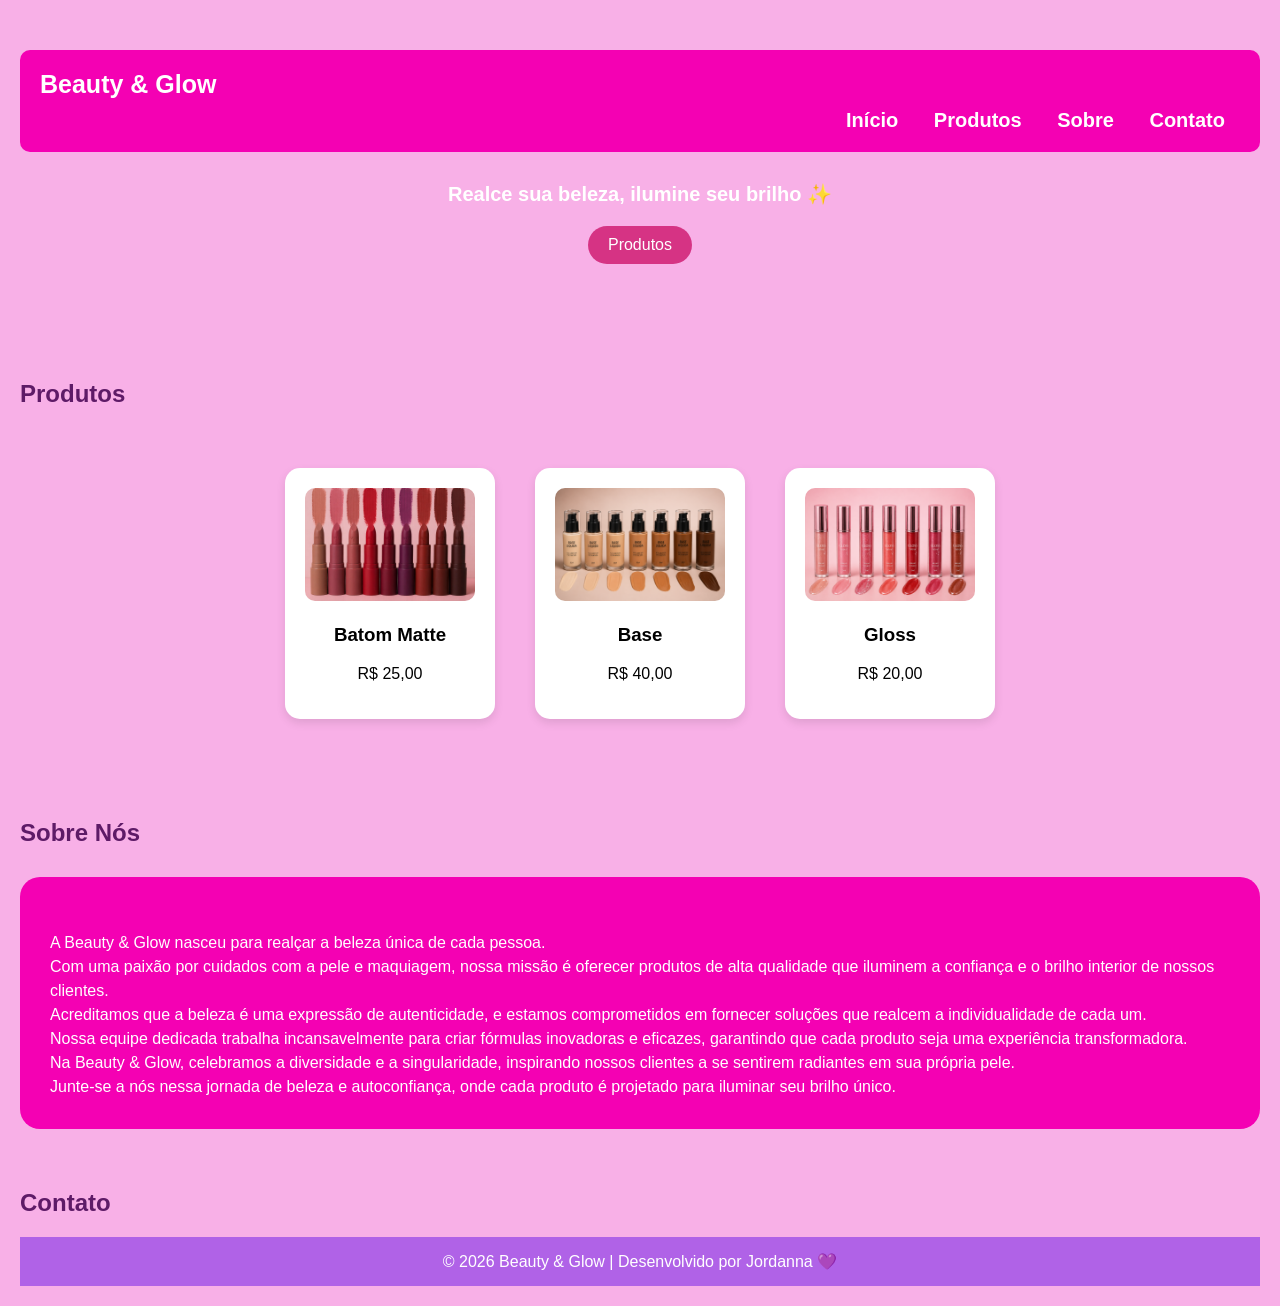
<file: index.html>
<!doctype html>
<html lang="pt-br">

  <head>
    <meta charset="UTF-8" />
    <meta name="viewport" content="width=device-width, initial-scale=1.0" />
    <title>Beauty & Glow</title>
    <link rel="icon" href="./assets/b&g.png" />
    <link rel="stylesheet" href="style.css" />

    
  </head>

  <body>

    <h1 class="titulo-principal">Beauty & Glow

       <nav class="menu">
      <a href="#inicio">Início</a>
      <a href="#produtos">Produtos</a>
      <a href="#sobrenos">Sobre</a>
      <a href="#contato">Contato</a>
    </nav>

    </h1>
    <h2 class="subtitulo">
     Realce sua beleza, ilumine seu brilho ✨
     
      </section>
      <section id="botao-produtos">

    </h2>
     <a href="#produtos" class="botao-produtos">Produtos</a>


    <br />

    <br />


    <h2 id="produtos">Produtos</h2>
   <div class="produtos-container">

    <div class="produto">
        <img src="./assets/batom2.png">
        <h3>Batom Matte</h3>
        <p>R$ 25,00</p>
    </div>

    <div class="produto">
        <img src="./assets/base.png">
        <h3>Base</h3>
        <p>R$ 40,00</p>
    </div>

    <div class="produto">
        <img src="./assets/glos.png">
        <h3>Gloss</h3>
        <p>R$ 20,00</p>
    </div>

</div>


    </ul>

    <h2 id="sobrenos">Sobre Nós</h2>
    <ol class="sobrenos">
      <br>A Beauty & Glow nasceu para realçar a beleza única de cada pessoa.</br>
      Com uma paixão por cuidados com a pele e maquiagem, nossa missão é oferecer produtos de alta qualidade que iluminem a confiança e o brilho interior de nossos clientes. 
      <br>Acreditamos que a beleza é uma expressão de autenticidade, e estamos comprometidos em fornecer soluções que realcem a individualidade de cada um.</br> 
      Nossa equipe dedicada trabalha incansavelmente para criar fórmulas inovadoras e eficazes, garantindo que cada produto seja uma experiência transformadora. 
      <br>Na Beauty & Glow, celebramos a diversidade e a singularidade, inspirando nossos clientes a se sentirem radiantes em sua própria pele. 
      <br> Junte-se a nós nessa jornada de beleza e autoconfiança, onde cada produto é projetado para iluminar seu brilho único.</br>
    </ol>

    <h2 id="contato">Contato</h2>
      <footer>
    <p>© 2026 Beauty & Glow | Desenvolvido por Jordanna 💜</p>
</footer>
    </ol>
</file>
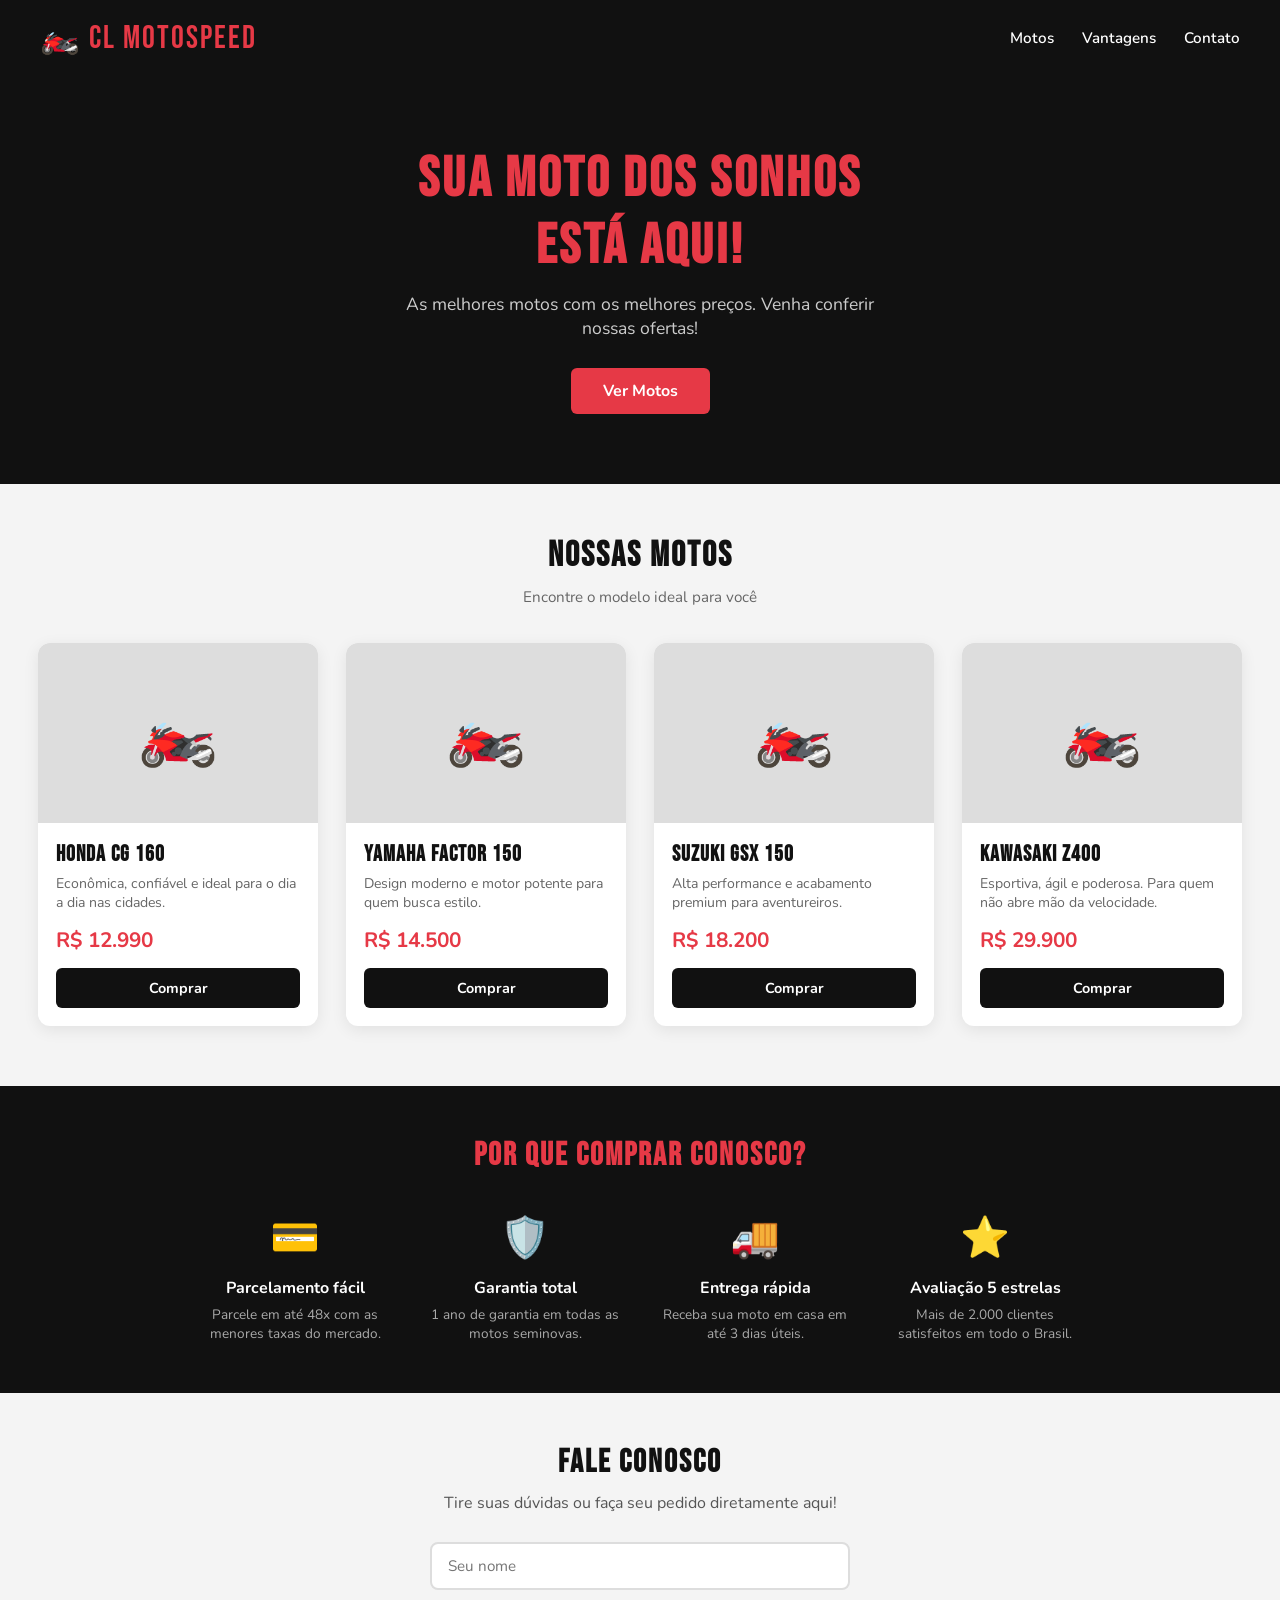
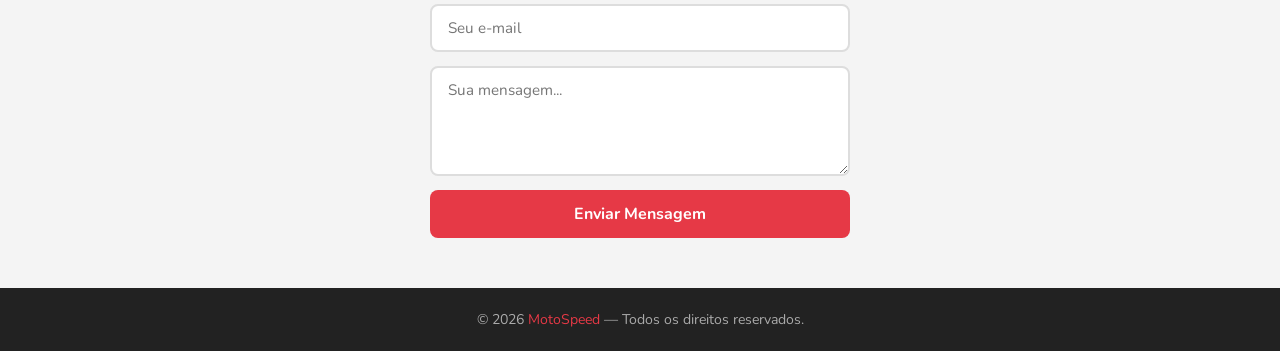
<file: CL MotosSpeed.html>
<!DOCTYPE html>

<html lang="pt-BR">
<head>
  <meta charset="UTF-8" />
  <meta name="viewport" content="width=device-width, initial-scale=1.0"/>
  <title>CL MotoSpeed - Vendas de Motos</title>
  <link href="https://fonts.googleapis.com/css2?family=Bebas+Neue&family=Nunito:wght@400;600;700&display=swap" rel="stylesheet"/>
  <style>
    * { margin: 0; padding: 0; box-sizing: border-box; }


:root {
  --vermelho: #e63946;
  --preto: #111111;
  --cinza: #222222;
  --cinza-claro: #f4f4f4;
  --branco: #ffffff;
}

body {
  font-family: 'Nunito', sans-serif;
  background: var(--cinza-claro);
  color: var(--preto);
}

header {
  background: var(--preto);
  color: var(--branco);
  padding: 18px 40px;
  display: flex;
  justify-content: space-between;
  align-items: center;
}

header .logo {
  font-family: 'Bebas Neue', sans-serif;
  font-size: 2rem;
  letter-spacing: 2px;
  color: var(--vermelho);
}

header nav a {
  color: var(--branco);
  text-decoration: none;
  margin-left: 24px;
  font-weight: 600;
  font-size: 0.95rem;
  transition: color 0.2s;
}

header nav a:hover { color: var(--vermelho); }

.hero {
  background: var(--preto);
  color: var(--branco);
  text-align: center;
  padding: 70px 20px;
}

.hero h1 {
  font-family: 'Bebas Neue', sans-serif;
  font-size: 3.5rem;
  letter-spacing: 3px;
  color: var(--vermelho);
  margin-bottom: 12px;
}

.hero p {
  font-size: 1.1rem;
  color: #cccccc;
  max-width: 500px;
  margin: 0 auto 28px;
}

.hero a {
  display: inline-block;
  background: var(--vermelho);
  color: var(--branco);
  padding: 12px 32px;
  border-radius: 6px;
  text-decoration: none;
  font-weight: 700;
  font-size: 1rem;
  transition: background 0.2s;
}

.hero a:hover { background: #c0303a; }

.section-title {
  text-align: center;
  font-family: 'Bebas Neue', sans-serif;
  font-size: 2.2rem;
  letter-spacing: 2px;
  padding: 50px 0 10px;
  color: var(--preto);
}

.section-sub {
  text-align: center;
  color: #666;
  margin-bottom: 36px;
  font-size: 0.95rem;
}

.cards {
  display: flex;
  flex-wrap: wrap;
  justify-content: center;
  gap: 28px;
  padding: 0 30px 60px;
}

.card {
  background: var(--branco);
  border-radius: 12px;
  width: 280px;
  box-shadow: 0 4px 16px rgba(0,0,0,0.08);
  overflow: hidden;
  transition: transform 0.2s, box-shadow 0.2s;
}

.card:hover {
  transform: translateY(-6px);
  box-shadow: 0 8px 24px rgba(0,0,0,0.14);
}

.card-img {
  width: 100%;
  height: 180px;
  object-fit: cover;
  background: #ddd;
  display: flex;
  align-items: center;
  justify-content: center;
  font-size: 4rem;
}

.card-body { padding: 18px; }

.card-body h3 {
  font-family: 'Bebas Neue', sans-serif;
  font-size: 1.4rem;
  letter-spacing: 1px;
  margin-bottom: 6px;
}

.card-body p {
  font-size: 0.88rem;
  color: #666;
  margin-bottom: 14px;
}

.card-preco {
  font-size: 1.3rem;
  font-weight: 700;
  color: var(--vermelho);
  margin-bottom: 14px;
}

.card-body a {
  display: block;
  text-align: center;
  background: var(--preto);
  color: var(--branco);
  padding: 10px;
  border-radius: 6px;
  text-decoration: none;
  font-weight: 700;
  font-size: 0.9rem;
  transition: background 0.2s;
}

.card-body a:hover { background: var(--vermelho); }

.por-que {
  background: var(--preto);
  color: var(--branco);
  padding: 50px 30px;
  text-align: center;
}

.por-que h2 {
  font-family: 'Bebas Neue', sans-serif;
  font-size: 2rem;
  letter-spacing: 2px;
  color: var(--vermelho);
  margin-bottom: 36px;
}

.beneficios {
  display: flex;
  flex-wrap: wrap;
  justify-content: center;
  gap: 30px;
}

.beneficio {
  width: 200px;
}

.beneficio .icone {
  font-size: 2.5rem;
  margin-bottom: 12px;
}

.beneficio h4 {
  font-size: 1rem;
  font-weight: 700;
  margin-bottom: 6px;
}

.beneficio p {
  font-size: 0.85rem;
  color: #aaa;
}

.contato {
  padding: 50px 30px;
  text-align: center;
}

.contato h2 {
  font-family: 'Bebas Neue', sans-serif;
  font-size: 2rem;
  letter-spacing: 2px;
  margin-bottom: 10px;
}

.contato p {
  color: #555;
  margin-bottom: 28px;
}

.contato form {
  max-width: 420px;
  margin: 0 auto;
  display: flex;
  flex-direction: column;
  gap: 14px;
}

.contato input,
.contato textarea {
  padding: 12px 16px;
  border: 2px solid #ddd;
  border-radius: 8px;
  font-family: 'Nunito', sans-serif;
  font-size: 0.95rem;
  outline: none;
  transition: border 0.2s;
}

.contato input:focus,
.contato textarea:focus {
  border-color: var(--vermelho);
}

.contato textarea { resize: vertical; height: 110px; }

.contato button {
  background: var(--vermelho);
  color: var(--branco);
  border: none;
  padding: 13px;
  border-radius: 8px;
  font-family: 'Nunito', sans-serif;
  font-size: 1rem;
  font-weight: 700;
  cursor: pointer;
  transition: background 0.2s;
}

.contato button:hover { background: #c0303a; }

footer {
  background: var(--cinza);
  color: #aaa;
  text-align: center;
  padding: 22px;
  font-size: 0.88rem;
}

footer span { color: var(--vermelho); }


  </style>
</head>
<body>


  <header>
    <div class="logo">🏍️ CL MotoSpeed</div>
    <nav>
      <a href="#motos">Motos</a>
      <a href="#vantagens">Vantagens</a>
      <a href="#contato">Contato</a>
    </nav>
  </header>

  <section class="hero">
    <h1>Sua Moto dos Sonhos<br>Está Aqui!</h1>
    <p>As melhores motos com os melhores preços. Venha conferir nossas ofertas!</p>
    <a href="#motos">Ver Motos</a>
  </section>

  <section id="motos">
    <h2 class="section-title">Nossas Motos</h2>
    <p class="section-sub">Encontre o modelo ideal para você</p>
    <div class="cards">


  <div class="card">
    <div class="card-img">🏍️</div>
    <div class="card-body">
      <h3>Honda CG 160</h3>
      <p>Econômica, confiável e ideal para o dia a dia nas cidades.</p>
      <div class="card-preco">R$ 12.990</div>
      <a href="#">Comprar</a>
    </div>
  </div>

  <div class="card">
    <div class="card-img">🏍️</div>
    <div class="card-body">
      <h3>Yamaha Factor 150</h3>
      <p>Design moderno e motor potente para quem busca estilo.</p>
      <div class="card-preco">R$ 14.500</div>
      <a href="#">Comprar</a>
    </div>
  </div>

  <div class="card">
    <div class="card-img">🏍️</div>
    <div class="card-body">
      <h3>Suzuki GSX 150</h3>
      <p>Alta performance e acabamento premium para aventureiros.</p>
      <div class="card-preco">R$ 18.200</div>
      <a href="#">Comprar</a>
    </div>
  </div>

  <div class="card">
    <div class="card-img">🏍️</div>
    <div class="card-body">
      <h3>Kawasaki Z400</h3>
      <p>Esportiva, ágil e poderosa. Para quem não abre mão da velocidade.</p>
      <div class="card-preco">R$ 29.900</div>
      <a href="#">Comprar</a>
    </div>
  </div>

</div>


  </section>

  <section class="por-que" id="vantagens">
    <h2>Por Que Comprar Conosco?</h2>
    <div class="beneficios">
      <div class="beneficio">
        <div class="icone">💳</div>
        <h4>Parcelamento fácil</h4>
        <p>Parcele em até 48x com as menores taxas do mercado.</p>
      </div>
      <div class="beneficio">
        <div class="icone">🛡️</div>
        <h4>Garantia total</h4>
        <p>1 ano de garantia em todas as motos seminovas.</p>
      </div>
      <div class="beneficio">
        <div class="icone">🚚</div>
        <h4>Entrega rápida</h4>
        <p>Receba sua moto em casa em até 3 dias úteis.</p>
      </div>
      <div class="beneficio">
        <div class="icone">⭐</div>
        <h4>Avaliação 5 estrelas</h4>
        <p>Mais de 2.000 clientes satisfeitos em todo o Brasil.</p>
      </div>
    </div>
  </section>

  <section class="contato" id="contato">
    <h2>Fale Conosco</h2>
    <p>Tire suas dúvidas ou faça seu pedido diretamente aqui!</p>
    <form>
      <input type="text" placeholder="Seu nome" />
      <input type="email" placeholder="Seu e-mail" />
      <textarea placeholder="Sua mensagem..."></textarea>
      <button type="submit">Enviar Mensagem</button>
    </form>
  </section>

  <footer>
    <p>© 2026 <span>MotoSpeed</span> — Todos os direitos reservados.</p>
  </footer>

</body>
</html>
</file>
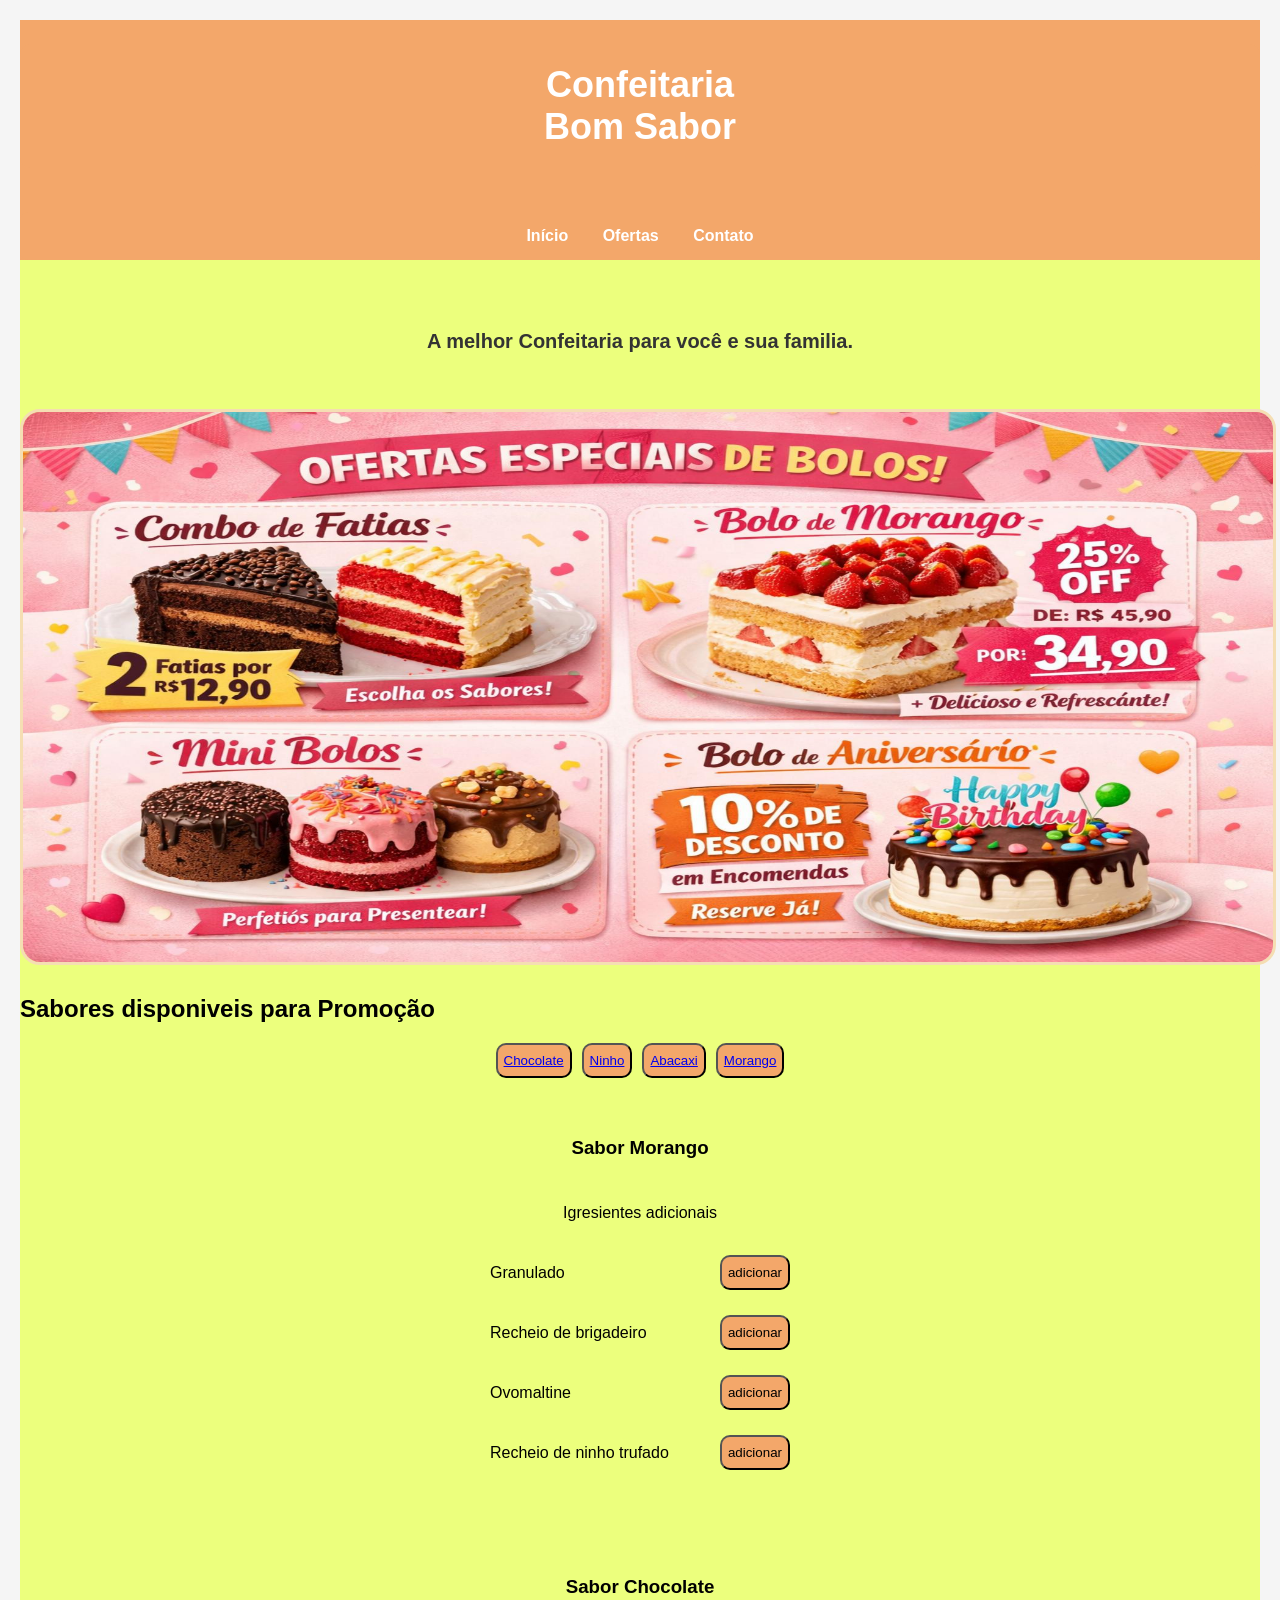
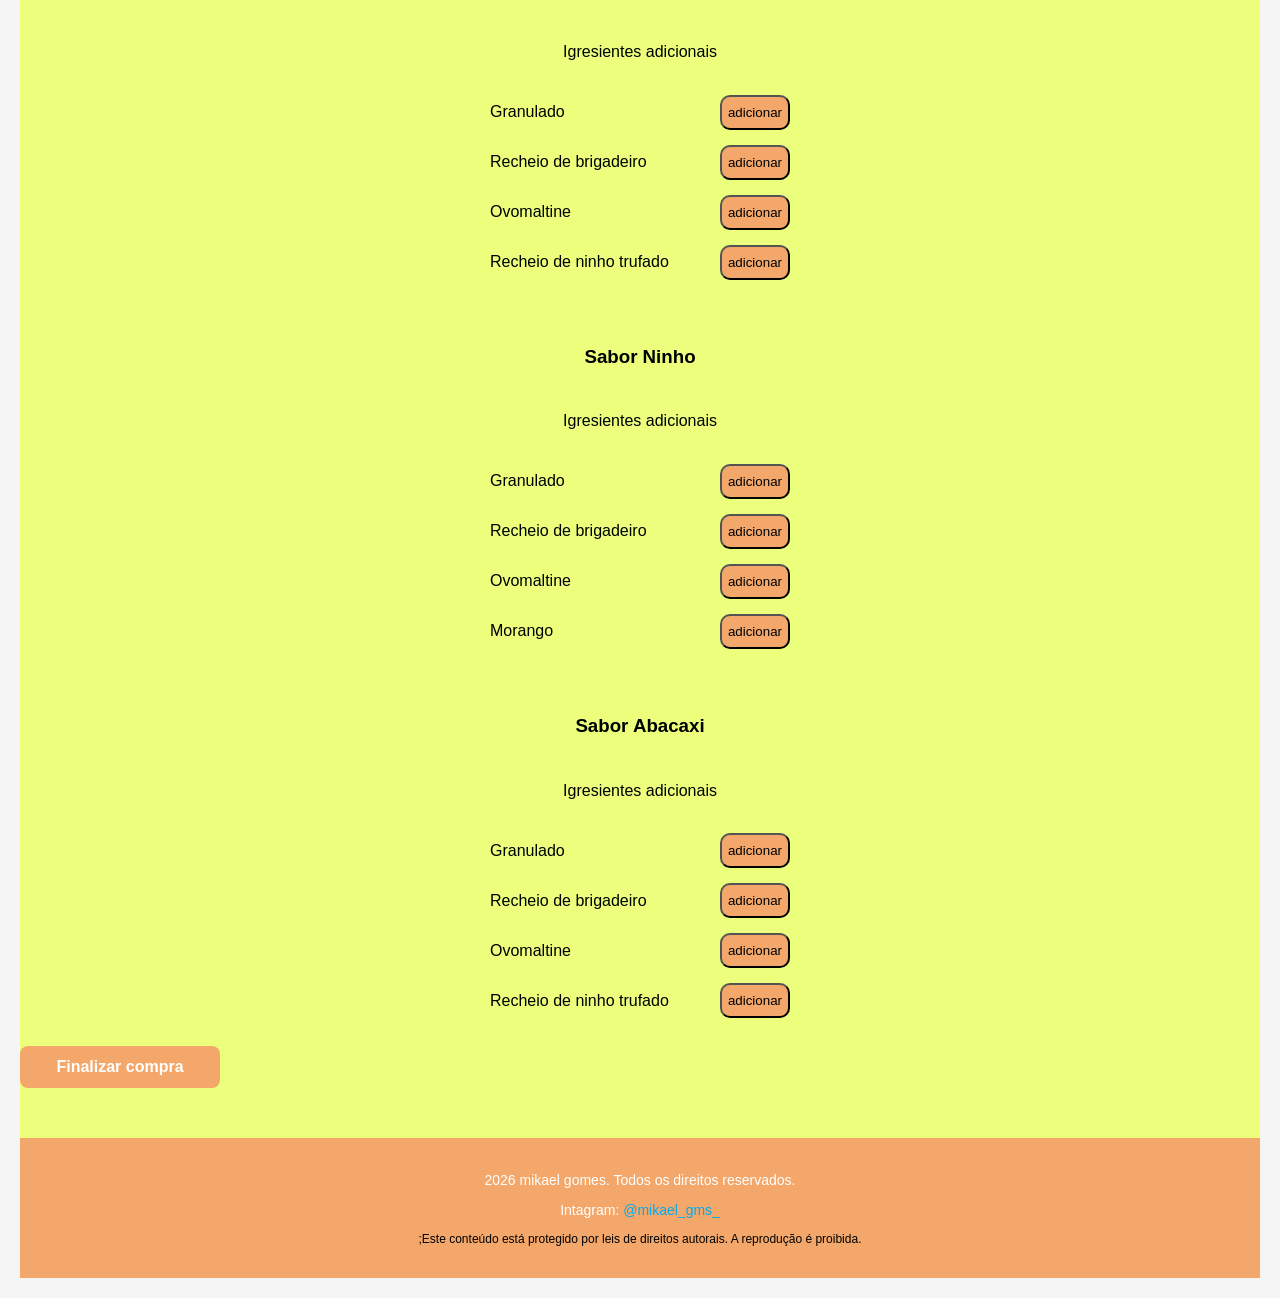
<file: confeitaria.html>
<!doctype html>
<!-- Informa ao navegador que este documento usa HTML5 -->
<html lang="pt-br">
  <!-- Início do documento HTML e definição do idioma como português do Brasil -->
  <head>
    <!-- Parte de configurações da página, que não aparece diretamente no conteúdo -->
    <meta charset="UTF-8" />
    <!-- Permite usar acentos e caracteres especiais corretamente -->
    <meta name="viewport" content="width=device-width, initial-scale=1.0" />
    <!-- Faz a página se adaptar melhor a telas menores -->
    <title>Confeitaria Bom Sabor</title>
    <!-- Título que aparece na aba do navegador -->
    <link rel="icon" href="img/bolinho.png" />
    <!-- Ícone da página que aparece ao lado do título na aba -->
    <link rel="stylesheet" href="confeitaria.css" />
    <!-- Faz a ligação com o arquivo CSS externo -->
  </head>

  <body>
    <div class="plano-de-fundo">
      <!-- Tudo que fica dentro do body aparece visivelmente na página -->
      <div class="cores-titulo-principal">
        <h1 class="titulo-principal">
          Confeitaria<br />
          Bom Sabor
        </h1>

        <nav class="menu">
          <!-- Área de navegação da página -->
          <a href="#inicio">Início</a>
          <!-- Link do menu apontando para a seção início -->
          <a href="#ofertas">Ofertas</a>
          <!-- Link do menu apontando para a seção ofertas -->
          <a href="#contato">Contato</a>
          <!-- Link do menu apontando para a seção contato -->
        </nav>
      </div>

      <!-- Título principal da página com uma classe para estilizar no CSS -->
      <div class="plano-de-fundo">
        <h2 class="subtitulo">A melhor Confeitaria para você e sua familia.</h2>
      </div>
      <!-- Parágrafo com texto de apresentação -->

      <br />
      <!-- Quebra de linha -->
      <br />
      <!-- Outra quebra de linha para separar visualmente -->

      <img src="img/ofertas_bolos.jpg" alt="imagem" class="imagem" />
      <!-- Imagem ilustrativa com largura de 300 pixels e classe para estilização -->

      <div class="sabores">
        <h2 id="ofertas">Sabores disponiveis para Promoção</h2>

        <div class="botoes-sabores">
          <button class="botao-ingredientes">
            <a href="#chocolate">Chocolate</a>
          </button>
          <button class="botao-ingredientes"><a href="#ninho">Ninho</a></button>
          <button class="botao-ingredientes">
            <a href="#abacaxi">Abacaxi</a>
          </button>
          <button class="botao-ingredientes">
            <a href="#morango">Morango</a>
          </button>
        </div>
      </div>

      <div class="center">
        <h3 id="morango">Sabor Morango</h3>
        <p>Igresientes adicionais</p>

        <div class="painel-selecao">
          <div class="itens-escolha">
            <p>Granulado</p>
            <button class="botao-ingredientes">adicionar</button>
          </div>

          <div class="itens-escolha">
            <p>Recheio de brigadeiro</p>
            <button class="botao-ingredientes">adicionar</button>
          </div>

          <div class="itens-escolha">
            <p>Ovomaltine</p>
            <button class="botao-ingredientes">adicionar</button>
          </div>

          <div class="itens-escolha">
            <p>Recheio de ninho trufado</p>
            <button class="botao-ingredientes">adicionar</button>
          </div>
        </div>
      </div>

      <div class="center">
        <h3 id="chocolate">Sabor Chocolate</h3>
        <p>Igresientes adicionais</p>

        <div>
          <div class="itens-escolha">
            <p>Granulado</p>
            <button class="botao-ingredientes">adicionar</button>
          </div>

          <div class="itens-escolha">
            <p>Recheio de brigadeiro</p>
            <button class="botao-ingredientes">adicionar</button>
          </div>

          <div class="itens-escolha">
            <p>Ovomaltine</p>
            <button class="botao-ingredientes">adicionar</button>
          </div>

          <div class="itens-escolha">
            <p>Recheio de ninho trufado</p>
            <button class="botao-ingredientes">adicionar</button>
          </div>
        </div>
      </div>
      <div class="center">
        <h3 id="ninho">Sabor Ninho</h3>
        <p>Igresientes adicionais</p>
        <div>
          <div class="itens-escolha">
            <p>Granulado</p>
            <button class="botao-ingredientes">adicionar</button>
          </div>

          <div class="itens-escolha">
            <p>Recheio de brigadeiro</p>
            <button class="botao-ingredientes">adicionar</button>
          </div>

          <div class="itens-escolha">
            <p>Ovomaltine</p>
            <button class="botao-ingredientes">adicionar</button>
          </div>

          <div class="itens-escolha">
            <p>Morango</p>
            <button class="botao-ingredientes">adicionar</button>
          </div>
        </div>
      </div>
      <div class="center">
        <h3 id="abacaxi">Sabor Abacaxi</h3>
        <p>Igresientes adicionais</p>
        <div>
          <div class="itens-escolha">
            <p>Granulado</p>
            <button class="botao-ingredientes">adicionar</button>
          </div>

          <div class="itens-escolha">
            <p>Recheio de brigadeiro</p>
            <button class="botao-ingredientes">adicionar</button>
          </div>

          <div class="itens-escolha">
            <p>Ovomaltine</p>
            <button class="botao-ingredientes">adicionar</button>
          </div>

          <div class="itens-escolha">
            <p>Recheio de ninho trufado</p>
            <button class="botao-ingredientes">adicionar</button>
          </div>
        </div>
      </div>
      <button class="botao-compra">Finalizar compra</button>

      <footer class="rodape">
        <p>2026 mikael gomes. Todos os direitos reservados.</p>
        <p>
          Intagram:
          <a href="http://instagram.com/mikael_gms_" target="_blank">
            @mikael_gms_
          </a>
        </p>
        <p class="frase">
          ;Este conteúdo está protegido por leis de direitos autorais. A
          reprodução é proibida.
        </p>
      </footer>
    </div>
  </body>
</html>
</file>
<file: style.css>
body {
    background-color: #f8b0e7;
    font-family: Arial, sans-serif;
    margin: 0; /* remove espaços externos */
    padding: 20px;
}

/* TÍTULO */
.titulo-principal {
    color: #ffffff;
    background-color: #f401b3;
    font-size: 25px;
    font-weight: 600;
    text-align: left;
    padding: 20px;
    border-radius: 10px;
    margin-top: 30px;
}

/* SUBTÍTULO */
.subtitulo {
    color: #ffffff;
    font-size: 20px;
    text-align: center;
    margin-top: 30px;
}

/* BOTÃO */
.botao-produtos {
    display: flex;
    justify-content: center;
    margin: 20px auto;
    padding: 10px 20px;
    background: #d63384;
    color: white;
    border-radius: 20px;
    text-decoration: none;
    width: fit-content;
}

/* MENU */
.menu {
    padding: 0px;
    margin-top: 10px;
    text-align: right;
    font-size: 20px;
}

.menu a {
    color: white;
    text-decoration: none;
    margin: 0 15px;
    font-weight: bold;
}

.menu a:hover {
    color: #c8e6c9;
}

/* TÍTULOS DAS SEÇÕES */
h2 {
    color: #5e1b67;
    margin-top: 60px;
    margin-bottom: 20px;
}

/* PRODUTOS */
.produtos-container {
    padding-top: 20px;
    padding-bottom: 40px;
    display: flex;
    justify-content: center;
    gap: 40px;
    margin-top: 20px;
    flex-wrap: wrap;
}

.produto {
    background-color: white;
    padding: 20px;
    border-radius: 15px;
    width: 170px;
    box-shadow: 0 4px 10px rgba(0,0,0,0.1);
    text-align: center;
    margin-top: 20px;
    transition: 0.3s;
}

.produto img {
    width: 100%;
    border-radius: 10px;
}

.produto:hover {
    transform: scale(1.05);
}

/* SOBRE NÓS */
.sobrenos {
    color: #ffffff;
    background-color: #f401b3;
    padding: 30px;
    border-radius: 20px;
    margin-top: 30px;
    margin-bottom: 40px;
    line-height: 1.5;
}

/* FOOTER */
footer {
    background: #b062e7;
    color: white;
    text-align: center;
    padding: 15px;
    margin: 0;
}

footer p {
    margin: 0;
}
</file>
<file: confeitaria.css>
body {
  background-color: whitesmoke;
  /* Define a cor de fundo da página */
  font-family: Arial, sans-serif;
  /* Define a fonte principal do site */
  margin: 100px;
  /* Esse cara define a margem das 4 direções (topo, fundo, esquerda, direita)*/
  margin-top: 0;
  /* Esse cara define a margem do topo*/
  margin-bottom: 0;
  /* Esse cara define a margem do fundo*/
  margin-left: 0;
  /* Esse cara define a margem do lado esquerdo*/
  margin-right: 0;
  /* Esse cara define a margem do lado direito*/
  padding: 20px;
  /* Cria um espaço interno entre a borda da página e o conteúdo */
}

.titulo-principal {
  color: #ffffff;
  /* Define a cor do texto como branco */
  background-color: #f3a76a;
  /* Define um fundo verde para o título */
  font-size: 36px;
  /* Define o tamanho da fonte */
  font-weight: 800;
  /* Deixa o texto mais grosso/negrito */
  text-align: center;
  /* Centraliza o texto */
  padding: 20px;
  /* Adiciona espaço interno ao redor do texto */
  border-radius: 10px;
  /* Arredonda as bordas */
}

.cores-titulo-principal {
  background-color: #f3a76a;
  margin-bottom: 50px;
  display: flex;
  justify-content: center;
  flex-direction: column;
}

.subtitulo {
  color: #333333;
  /* Cor do texto */
  font-size: 20px;
  /* Tamanho da fonte */
  text-align: center;
  /* Centraliza o texto */
  margin-top: 20px;
  /* Espaço acima do elemento */
  margin-bottom: 20px;
  /* Espaço abaixo do elemento */
}

.texto-destaque {
  color: #f7f7f7;
  /* Cor laranja avermelhada para chamar atenção */
  font-weight: bold;
  /* Deixa o texto em negrito */
  background-color: #f3a76a;
  /* Fundo claro para destacar */
  padding: 8px;
  /* Espaço interno */
  border-radius: 5px;
  /* Bordas arredondadas */
}

.imagem {
  display: block;
  /* Faz a imagem se comportar como bloco */
  margin: 0px auto;
  /* Centraliza a imagem horizontalmente */
  border-radius: 20px;
  /* Arredonda as bordas da imagem */
  border: 3px solid wheat;
  /* Adiciona uma borda verde */
  width: 1250px;
  height: 550px;
}
.link-site {
  color: #1565c0;
  /* Cor azul para o link */
  text-decoration: none;
  /* Remove o sublinhado padrão do link */
  font-weight: bold;
  /* Deixa o texto do link mais forte */
}

.link-site:hover {
  color: #0d47a1;
  /* Muda a cor quando o mouse passa em cima */
  text-decoration: underline;
  /* Adiciona sublinhado no hover */
}

.menu {
  background-color: #f3a76a;

  /* Fundo verde para o menu */
  padding: 15px;
  /* Espaço interno */
  margin-top: 20px;
  /* Espaço acima do menu */
  border-radius: 8px;
  /* Bordas arredondadas */
  text-align: center;
  /* Centraliza os links */
}

.menu a {
  color: rgb(255, 255, 255);
  /* Cor branca para os links do menu */
  text-decoration: none;
  /* Remove o sublinhado */
  margin: 0 15px;
  /* Espaçamento lateral entre os links */
  font-weight: bold;
  /* Deixa os links em negrito */
}

.menu a:hover {
  color: #000000;
  /* Altera a cor dos links ao passar o mouse */
}

h2 {
  color: black;
  /* Define a cor dos subtítulos */
  margin-top: 30px;
  /* Espaço acima dos subtítulos */
}

.lista-bolos {
  display: flex;
  justify-content: center;
  flex-direction: column;
  text-align: center;
}

.botao-compra {
  background-color: #f3a76a;
  /* Fundo laranja no botão */
  color: white;
  /* Texto branco */
  border: none;
  /* Remove a borda padrão */
  padding: 12px 20px;
  /* Espaço interno vertical e horizontal */
  font-size: 16px;
  /* Tamanho da fonte */
  font-weight: bold;
  /* Texto em negrito */
  border-radius: 8px;
  /* Bordas arredondadas */
  cursor: pointer;
  /* Mostra a mãozinha ao passar o mouse */
  margin-top: 20px;
  /* Espaço acima do botão */
  margin-bottom: 50px;
  width: 200px;
}

.botao-compra:hover {
  background-color: rgb(175, 133, 54);
  /* Muda a cor do botão ao passar o mouse */
}
.botao-ingredientes {
  background-color: #f3a76a;
  cursor: pointer;
  height: 35px;
  border-radius: 10px;
}

.botao-ingredientes:hover {
  background-color: #fef9ff;
}

.itens-escolha {
    display: flex;
    align-items: center;
    gap: 18px;
    width: 300px;
    justify-content: space-between;
}

.rodape {
  background-color: #f3a76a;
  color: white;
  text-align: center;
  padding: 20px;
  font-family: Arial, sans-serif;
  font-size: 14px;
}
.rodape a {
  color: #00aced;
  text-decoration: none;
}
.rodape a:hover {
  text-decoration: underline;
}
.rodape .frase {
  margin-top: 10px;
  font-size: 12px;
  color: black;
}
.plano-de-fundo {
  background-color: #ecff7d;
  display: flex;
  justify-content: center;
  flex-direction: column;
}
s .sabores {
  display: flex;
  justify-content: center;
  flex-direction: column;
  text-align: center;
}

.botoes-sabores {
  display: flex;
  justify-content: center;
  gap: 10px;
}


.center {
    display: flex;
    justify-content: center;
    gap: 10px;
    flex-direction: column;
    text-align: center;
    margin-top: 40px;
    align-content: stretch;
    align-items: center;
}

.painel-selecao {
    display: flex;
    justify-content: center;
    gap: 10px;
    margin-bottom: 40px;
    flex-direction: column;
    align-items: center;
    width: 40%;
}
</file>
